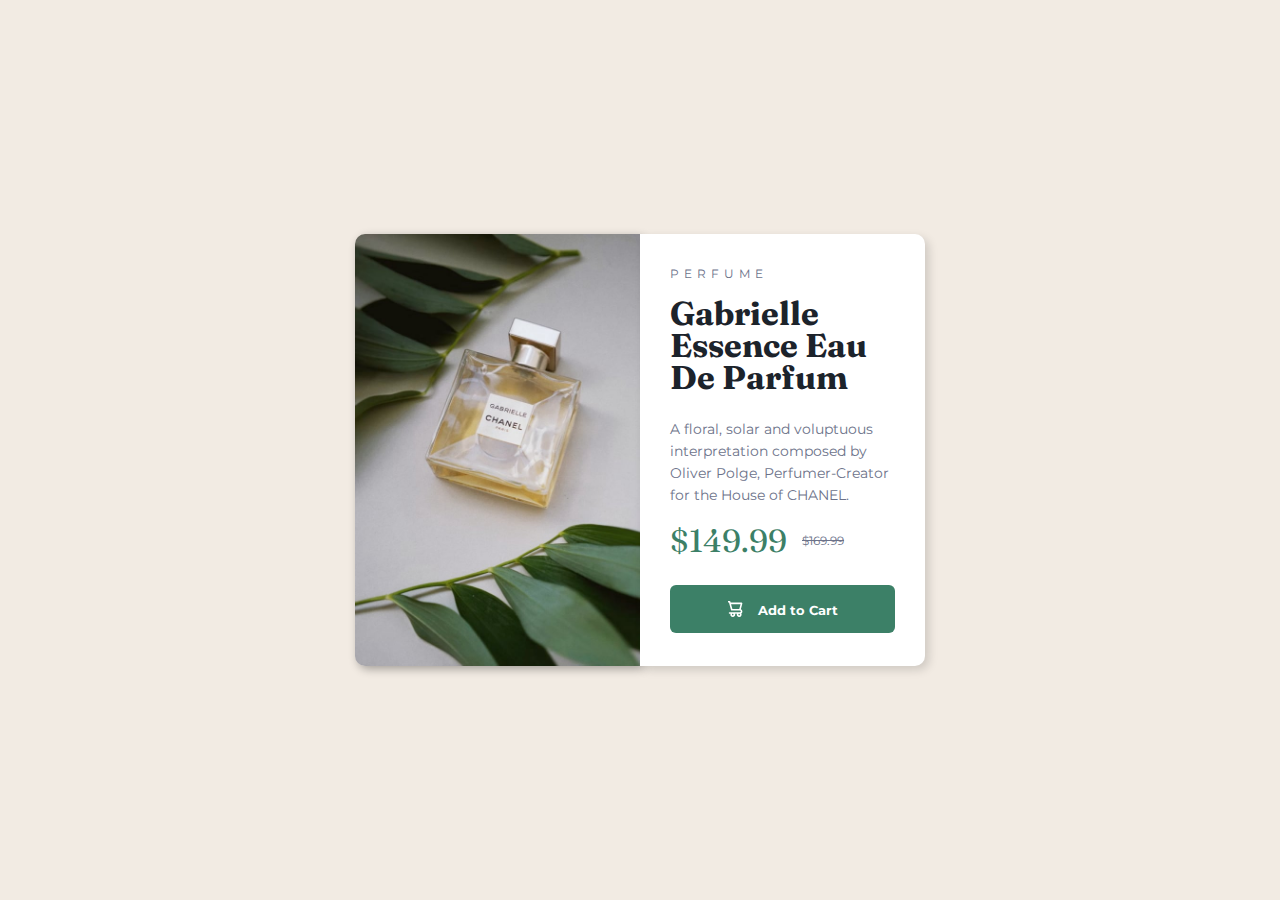
<file: product-preview-card-component-main/index.html>
<!DOCTYPE html>
<html lang="pt-br">
<head>
  <meta charset="UTF-8">
  <meta http-equiv="X-UA-Compatible" content="IE=edge">
  <meta name="viewport" content="width=device-width, initial-scale=1.0">
  <title>Product preview card component</title>
  <link rel="shortcut icon" href="images/favicon-32x32.png" type="image/x-icon">
  <link rel="stylesheet" href="style.css">
  <link rel="preconnect" href="https://fonts.googleapis.com">
  <link rel="preconnect" href="https://fonts.gstatic.com" crossorigin>
  <link href="https://fonts.googleapis.com/css2?family=Montserrat:wght@500;700&display=swap" rel="stylesheet">
  <link href="https://fonts.googleapis.com/css2?family=Fraunces:opsz,wght@9..144,700&display=swap" rel="stylesheet">
</head>
<body>
  <div class="container">
    <div class="main">
      <div class="content-img">
        <picture>
          <source media="(max-width: 640px" srcset="images/image-product-mobile.jpg">
          <img src="images/image-product-desktop.jpg" alt="Desktop fullsize image">
        </picture>
      </div>
      <div class="content">
        <span class="perfume">PERFUME</span>
        <h1 class="title">Gabrielle Essence Eau De Parfum</h1>
        <p class="main-paragraph">A floral, solar and voluptuous interpretation composed by Oliver Polge, Perfumer-Creator for the House of CHANEL.</p>
        <div class="prices">
          <p class="actual-price">
            $149.99
            <span class="old-price">$169.99</span>
          </p>
        </div>
        <div class="button-submit">
          <img src="images/icon-cart.svg" alt="Icon cart button">
          <button type="submit">Add to Cart</button>
        </div>
      </div>
    </div>
  </div>
</body>
</html>
</file>
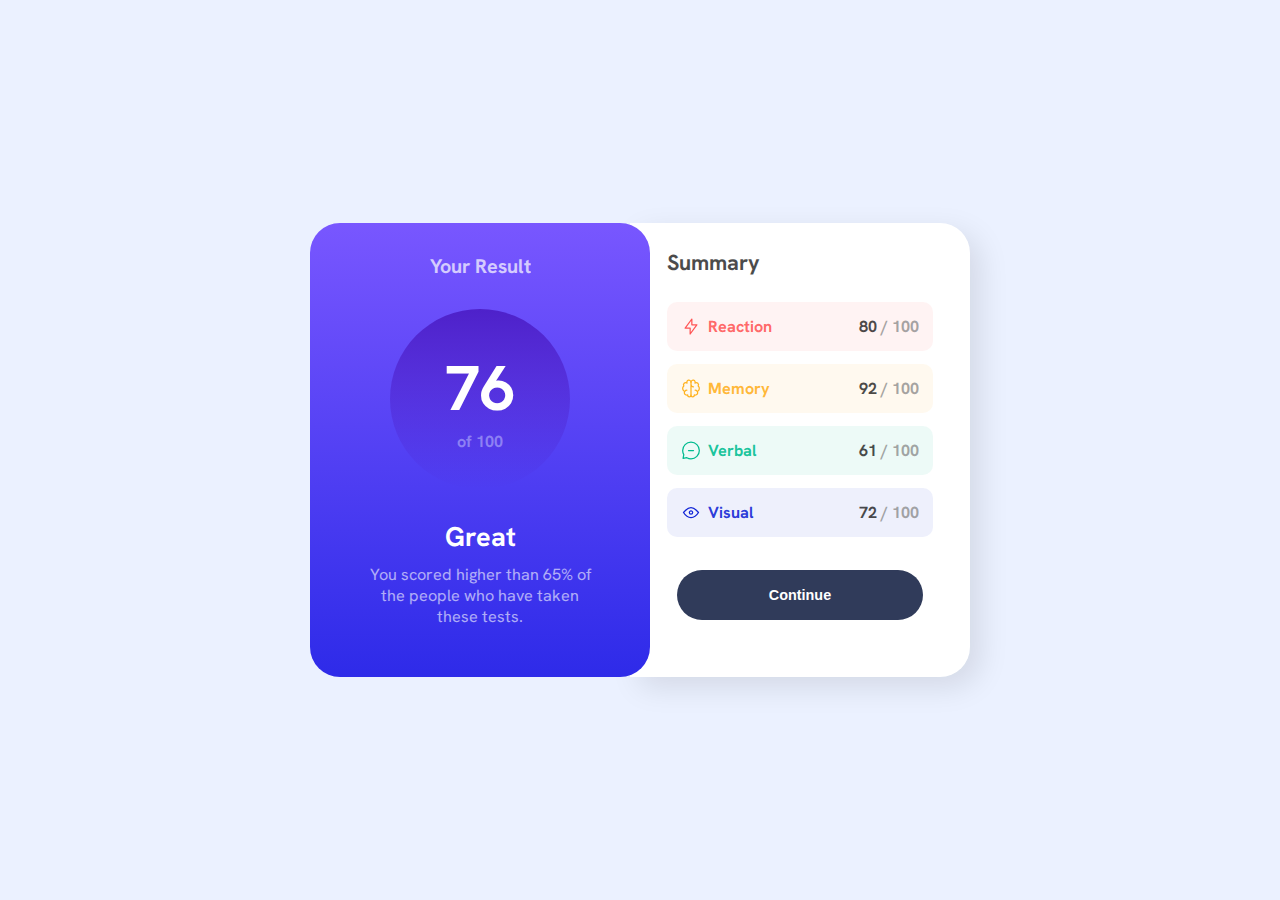
<file: results-summary-component-main/index.html>
<!DOCTYPE html>
<html lang="pt-br">
<head>
  <meta charset="UTF-8">
  <meta name="viewport" content="width=device-width, initial-scale=1.0">
  <link rel="icon" type="image/png" sizes="32x32" href="./assets/images/favicon-32x32.png">
  <title>Frontend Mentor | Results summary component</title>
  <link rel="stylesheet" href="css/style.css">
  <link rel="preconnect" href="https://fonts.googleapis.com">
  <link rel="preconnect" href="https://fonts.gstatic.com" crossorigin>
  <link href="https://fonts.googleapis.com/css2?family=Hanken+Grotesk:ital,wght@0,100..900;1,100..900&family=Inter:ital,opsz,wght@0,14..32,100..900;1,14..32,100..900&display=swap" rel="stylesheet">
</head>
<body>
  <main>
    <div class="result">
      <p>Your Result</p>
      <div class="percentage">
        <p><span class="number">76</span><br><span class="light-text">of 100</span></p>
      </div>
      <h2>Great</h2>
      <p class="text">You scored higher than 65% of the people who have taken these tests.</p>
    </div>
    <div class="summary">
      <div class="summary-content">
        <h1>Summary</h1>
        <button class="btn-continue">Continue</button>
      </div>
    </div>
  </main>
  <script src="script/script.js"></script>
</body>
</html>
</file>
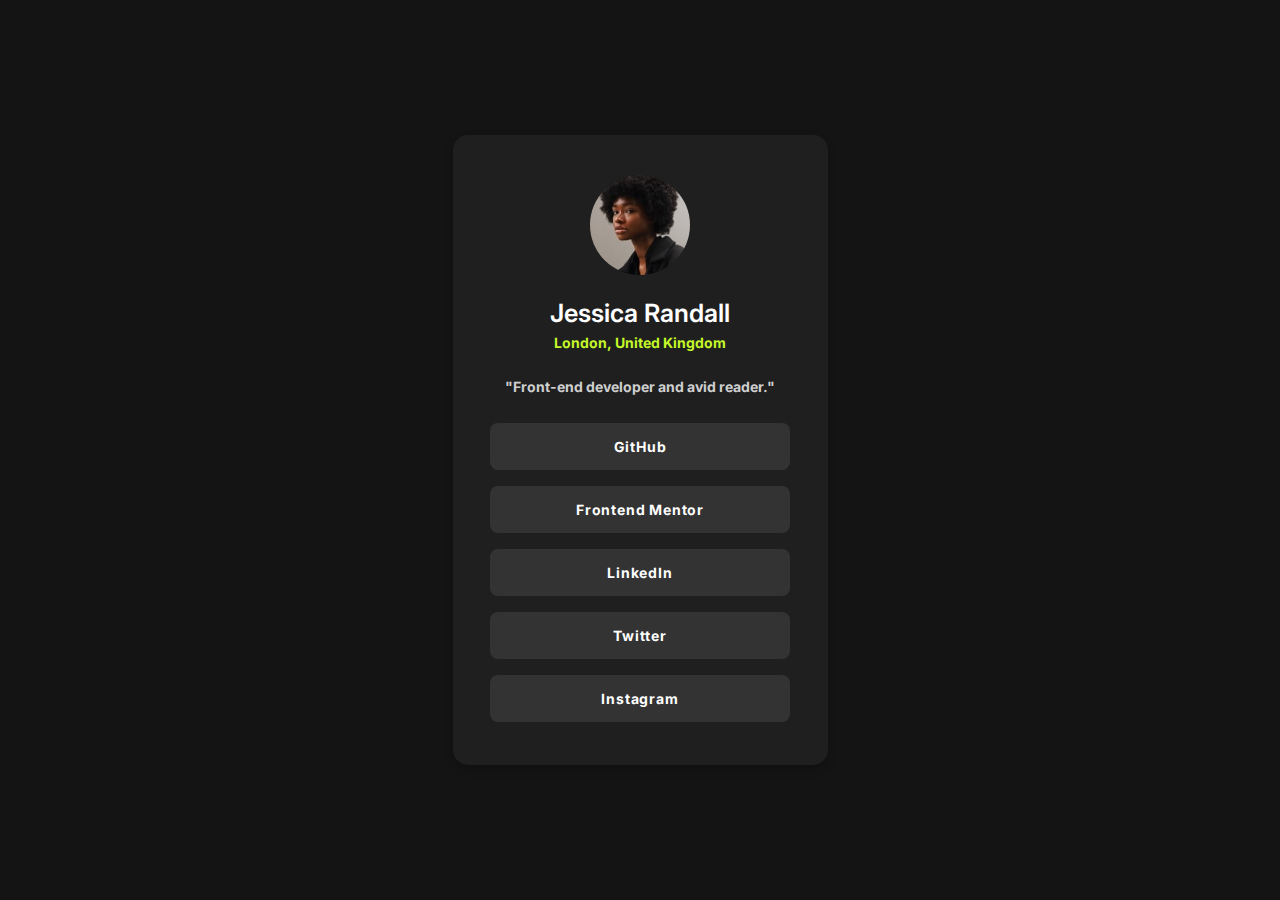
<file: social-links-profile-main/index.html>
<!DOCTYPE html>
<html lang="pt-br">
<head>
  <meta charset="UTF-8">
  <meta name="viewport" content="width=device-width, initial-scale=1.0">
  <link rel="icon" type="image/png" sizes="32x32" href="./assets/images/favicon-32x32.png">
  <title>Frontend Mentor | Social links profile</title>
  <link rel="preconnect" href="https://fonts.googleapis.com">
  <link rel="preconnect" href="https://fonts.gstatic.com" crossorigin>
  <link href="https://fonts.googleapis.com/css2?family=Inter:ital,opsz,wght@0,14..32,100..900;1,14..32,100..900&display=swap" rel="stylesheet">
  <link rel="stylesheet" href="css/style.css">

</head>
<body>
  <main>
    <div class="content">
      <picture>
        <img src="assets/images/avatar-jessica.jpeg" alt="avatar">
      </picture>
      <h1>Jessica Randall</h1>
      <h2>London, United Kingdom</h2>
      <h3>"Front-end developer and avid reader."</h3>
      <nav>
        <a href="#">GitHub</a>
        <a href="#">Frontend Mentor</a>
        <a href="#">LinkedIn</a>
        <a href="#">Twitter</a>
        <a href="#">Instagram</a>
      </nav>
    </div>
  </main>
</body>
</html>
</file>
<file: product-preview-card-component-main/style.css>
* {
    margin: 0;
    padding: 0;
    box-sizing: border-box;
}

:root {
    --white: hsl(0, 0%, 100%);
    --cream: hsl(30, 38%, 92%);
    --dark-cyan: hsl(158, 36%, 37%);
    --very-dark-cyan: hsl(156, 42%, 18%);
    --dark-grayish-blue: hsl(228, 12%, 48%);
    --very-neutral-blue: hsl(212, 21%, 14%);

    --font-default: 'Montserrat', sans-serif;
    --font-fraunces: 'Fraunces', serif;
}

body {
    font-family: 'Montserrat', sans-serif;
    font-size: 14px;
    background-color: var(--cream);
}

.container {
    height: 100vh;
    display: flex;
    justify-content: center;
    align-items: center;
}

.main {
    width: 65%;
    min-width: 500px;
    max-width: 570px;
    display: flex;
}

.content-img {
    width: 50%;
}

.content-img img {
    width: 100%;
    height: 100%;
    border-radius: 10px 0px 0px 10px;
    box-shadow: 3px 3px 10px rgba(0, 0, 0, 0.329);
}

.content {
    width: 50%;
    padding: 30px;
    background-color: var(--white);
    border-radius: 0px 10px 10px 0px;
    box-shadow: 4px 4px 10px rgba(0, 0, 0, 0.144);
}

.perfume {
    color: var(--dark-grayish-blue);
    font-size: 12px;
    letter-spacing: 5px;
}

.title {
    color: var(--very-neutral-blue);
    font-family: var(--font-fraunces);
    font-size: 33px;
    line-height: 32px;
    margin-top: 15px;
}

.main-paragraph {
    color: var(--dark-grayish-blue);
    font-size: 14px;
    line-height: 22px;
    margin-top: 25px;
}

.prices {
    margin-top: 15px;
}

.actual-price {
    color: var(--dark-cyan);
    font-size: 32px;
    font-family: var(--font-fraunces);
    display: flex;
    align-items: center;
}

.old-price {
    color: var(--dark-grayish-blue);
    font-family: 'Montserrat', sans-serif;
    text-decoration: line-through;
    font-size: 12px;
    margin-left: 15px;
}

.button-submit {
    margin-top: 25px;
    background-color: var(--dark-cyan);
    padding: 15px;
    border-radius: 6px;
    display: flex;
    justify-content: center;
    align-items: center;
    cursor: pointer;
}

.button-submit:hover {
    background-color: var(--very-dark-cyan);
    transition: all 0.25s;
}

.button-submit button {
    color: var(--white);
    background-color: transparent;
    border: none;
    font-family: var(--font-default);
    font-weight: bold;
    margin-left: 15px;
    margin-top: 2px;
    cursor: pointer;
}

@media (max-width: 640px) {
    .main {
        width: 100%;
        height: 100%;
        margin-top: 5px;
        flex-direction: column;
        align-items: center;
        justify-content: center;
    }

    .content-img img {
        border-radius: 10px 10px 0px 0px;
        box-shadow: 2px 1px 15px rgba(0, 0, 0, 0.329);
    }

    .content-img picture {
        box-shadow: 10px 3px 30px rgba(0, 0, 0, 0.329);
    }

    .content {
        border-radius: 0px 0px 10px 10px;
        box-shadow: 4px 5px 10px rgba(0, 0, 0, 0.144);
        padding: 17px 20px;
        margin-bottom: 0;
    }

    .perfume {
        font-size: 11px;
    }

    .title {
        font-size: 27px;
        margin-top: 10px;
    }

    .main-paragraph {
        margin-top: 10px;
        font-size: 12px;
    }

    .button-submit {
        margin-top: 15px;
    }
}
</file>
<file: results-summary-component-main/css/style.css>
* {
    margin: 0;
    padding: 0;
    box-sizing: border-box;
}

:root {
    /* primary */
    --lightRed: 0, 100%, 67%;
    --orangeyYellow: 39, 100%, 56%;
    --greenTeal: 166, 100%, 37%;
    --cobaltBlue: 234, 85%, 45%;
    /* gradients */
    --lightSlateBlue: hsl(252, 100%, 67%);
    --lightRoyalBlue: hsl(241, 81%, 54%);
    --violetBlue: hsla(256, 72%, 46%, 1);
    --persianBlue: hsla(241, 72%, 46%, 0);
    /* neutral */
    --white: hsl(0, 0%, 100%);
    --paleBlue: hsl(221, 100%, 96%);
    --lightLavender: hsl(241, 100%, 89%);
    --darkGrayBlue: hsl(224, 30%, 27%);
}

body {
    height: 100vh;
    display: flex;
    justify-content: center;
    align-items: center;
    background-color: var(--paleBlue);
    font-family: "Hanken Grotesk", Helvetica, sans-serif;
    font-size: 18px;
}

main {
    width: 33%;
    display: flex;
    justify-content: center;
}

.result, .summary {
    min-width: 340px;
    max-width: 340px;
    display: flex;
    flex-direction: column;
    align-items: center;
    text-align: center;
}

.result {
    width: 50%;
    position: relative;
    z-index: 1;
    background: linear-gradient(to bottom, var(--lightSlateBlue), var(--lightRoyalBlue));
    border-radius: 30px;
}

.result > p:first-of-type {
    padding: 30px 0;
    color: var(--white);
    font-weight: bold;
    font-size: 1.1em;
    opacity: 0.7;
}

.percentage {
    width: 180px;
    height: 180px;
    border-radius: 50%;
    display: flex;
    justify-content: center;
    align-items: center;
    background: linear-gradient(to bottom, var(--violetBlue), var(--persianBlue));
}

.percentage p span {
    font-weight: bold;
}

.percentage .number {
    color: var(--white);
    font-size: 3.5em;
}

.percentage .light-text {
    color: var(--lightLavender);
    opacity: 0.5;
    font-size: 0.9em;
}

.result h2 {
    margin-top: 30px;
    margin-bottom: 10px;
    color: var(--white);
    font-size: 1.5em;
}

.result p.text {
    width: 70%;
    margin-bottom: 50px;
    color: var(--white);
    opacity: 0.6;
    font-size: 0.9em;
}

.summary {
    width: 55%;
    position: relative;
    margin-left: -20px;
    background-color: var(--white);
    border-radius: 0px 30px 30px 0;
    box-shadow: 10px 10px 30px rgba(0, 0, 0, 0.1);
}

.summary-content {
    width: 78%;
    margin-top: 25px;
}

.summary-content h1 {
    margin-bottom: 25px;
    font-size: 1.2em;
    text-align: left;
}

.score {
    color: black;
}

.total {
    color: grey;
}

.summary-content h1,
.score,
.total {
    opacity: 0.7;
}

.icon {
    margin-right: 7px;
}

.summary-item {
    display: flex;
    justify-content: space-between;
    align-items: center;
    padding: 14px;
    margin-bottom: 13px;
    border-radius: 10px;
    font-weight: bold;
    font-size: 0.9em;
}

.summary-item div:first-child {
    display: flex;
}

.reaction {
    background-color: hsla(var(--lightRed), 0.07);
    color: hsla(var(--lightRed), 0.9);
}

.memory {
    background-color: hsla(var(--orangeyYellow), 0.07);
    color: hsla(var(--orangeyYellow), 0.9);
}

.verbal {
    background-color: hsla(var(--greenTeal), 0.07);
    color: hsla(var(--greenTeal), 0.9);
}

.visual {
    background-color: hsla(var(--cobaltBlue), 0.07);
    color: hsla(var(--cobaltBlue), 0.9);
}

.btn-continue {
    padding: 17px 92px;
    margin-top: 20px;
    background-color: var(--darkGrayBlue);
    color: var(--white);
    font-weight: bold;
    font-size: 0.8em;
    border-radius: 40px;
    border: none;
}

.btn-continue:hover {
    background: linear-gradient(to bottom, var(--lightSlateBlue), var(--lightRoyalBlue));
    cursor: pointer;
}

@media (max-width: 768px) {
    main {
        width: 90%;
        height: 100vh;
        display: flex;
        flex-direction: column;
        align-items: center;
        justify-content: center;
    }

    .result, .summary {
        height: 100%;
        width: 100%;
        min-width: unset;
    }

    .result {
        border-radius: 0px 0px 30px 30px;
    }

    .result p:first-of-type {
        padding: 40px;
        font-size: 1em;
    }

    .percentage {
        width: 150px;
        height: 150px;
    }

    .result h2 {
        font-size: 1.3em;
        margin: 40px 0 0 0;
    }

    .summary {
        margin-left: 0;
        margin-top: -20px;
        padding-top: 20px;
        border-radius: 0;
        box-shadow: none;
    }

    .summary-content h1 {
        padding-top: 15px;
        margin-bottom: 15px;
    }

    .btn-continue {
        margin: 40px 0 00px 0;
    }
}
</file>
<file: social-links-profile-main/css/style.css>
* {
    margin: 0;
    padding: 0;
    box-sizing: border-box;
}

:root {
    --green: hsl(75, 94%, 57%);
    --white: hsl(0, 0%, 100%);
    --grey700: hsl(0, 0%, 20%);
    --grey800: hsl(0, 0%, 12%);
    --grey900: hsl(0, 0%, 8%);
}

body {
    height: 100vh;
    display: flex;
    justify-content: center;
    align-items: center;
    background-color: var(--grey900);
    font-family: "Inter", serif;
    font-size: 14px;
}

main {
    width: 23%;
    min-width: 375px;
    max-width: 400px;
    background-color: var(--grey800);
    border-radius: 15px;
    box-shadow: 0px 4px 10px rgba(0, 0, 0, 0.2);
}

.content {
    display: flex;
    flex-direction: column;
    align-items: center;
    text-align: center;
    padding-bottom: 35px;
    color: var(--white);
}

.content picture img {
    width: 100px;
    height: 100px;
    margin: 40px 0 20px 0;
    border-radius: 100px;
}

.content h1 {
    color: var(--white);
    font-size: 1.8em;
    font-weight: 600;
}

.content h2 {
    color: var(--green);
    font-size: 1em;
    line-height: 30px;
}

.content h3 {
    margin: 20px;
    color: rgba(255, 255, 255, 0.8);
    font-size: 1em;
}

.content nav {
    width: 80%;
    display: flex;
    justify-content: center;
    flex-direction: column;
}

.content nav a {
    margin: 8px 0;
    padding: 15px 0;
    color: var(--white);
    background-color: var(--grey700);
    text-decoration: none;
    font-weight: bold;
    letter-spacing: 0.8px;
    border-radius: 8px;
}

.content nav a:hover {
    cursor: pointer;
    background-color: var(--green);
    color: var(--grey900);
    transform: scale(1.02);
    transition: 0.2s ease-in-out;
    filter: brightness(1.1);
}
</file>
